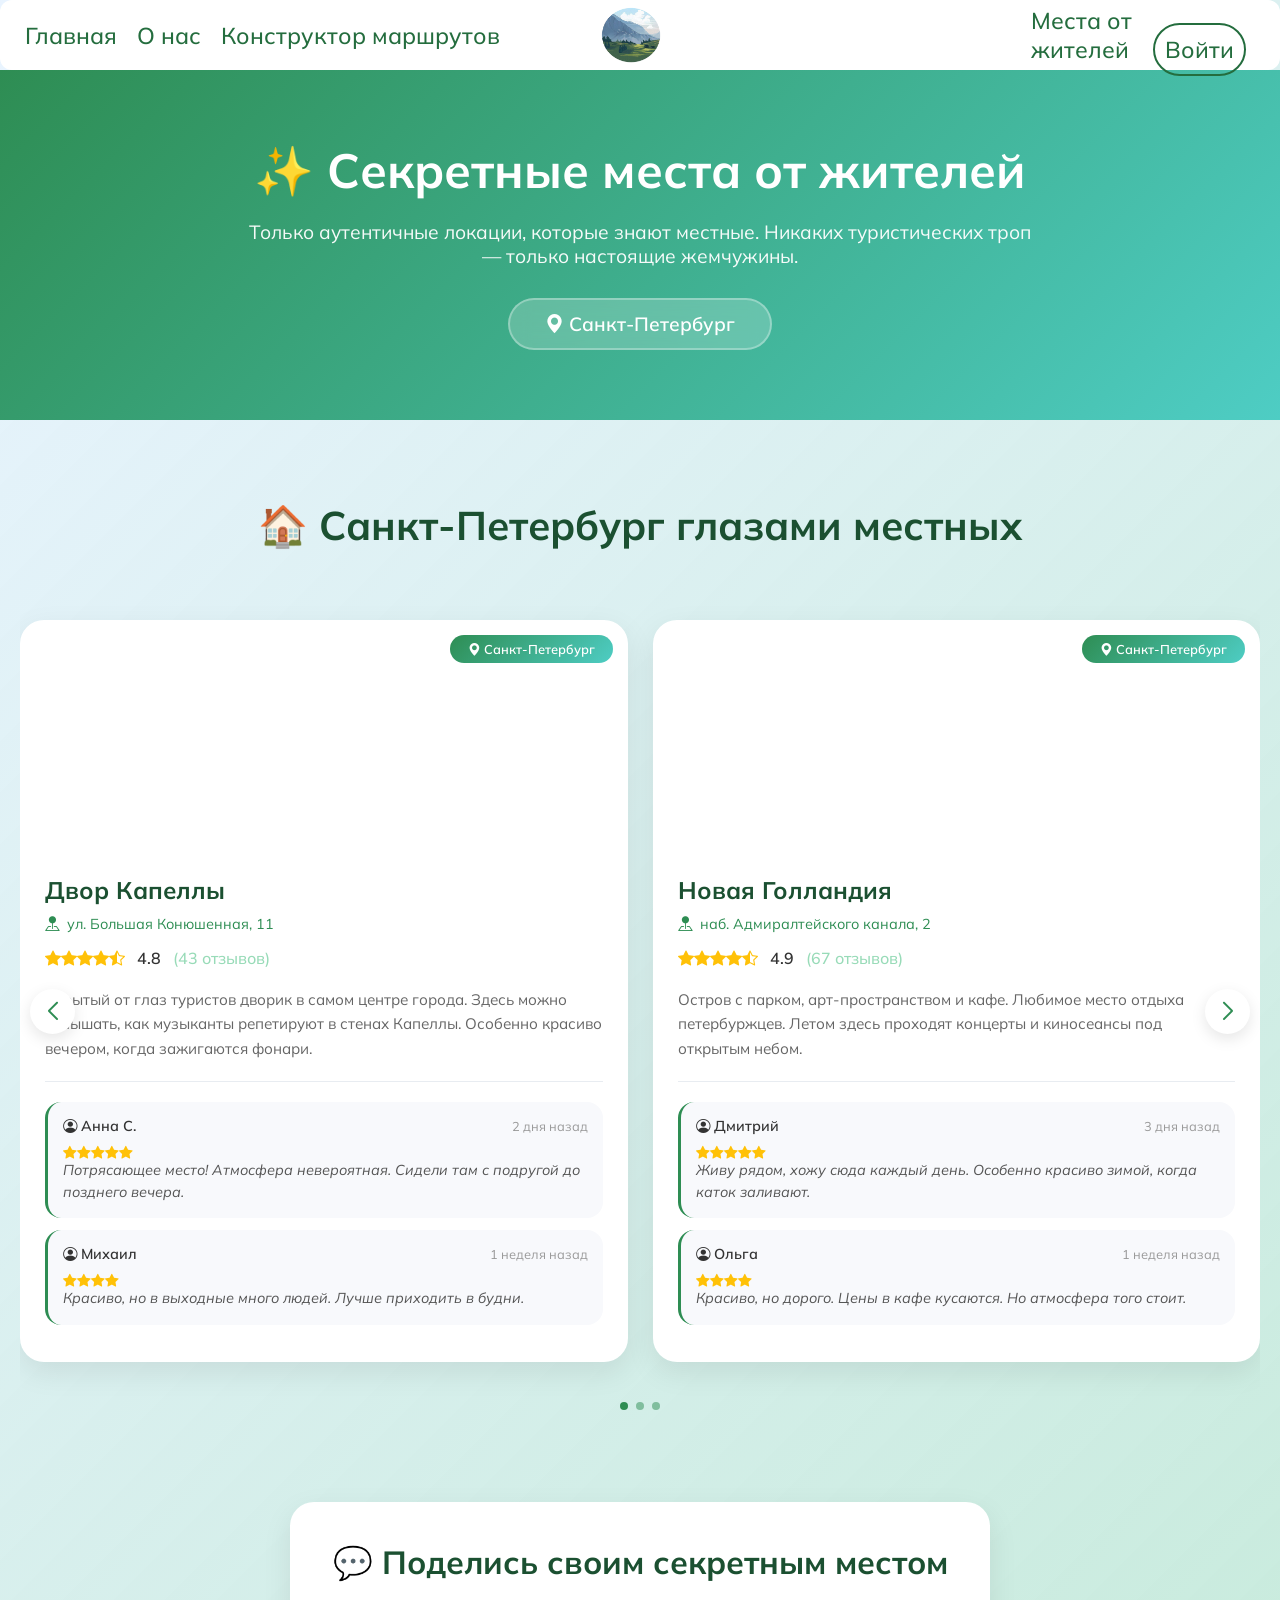
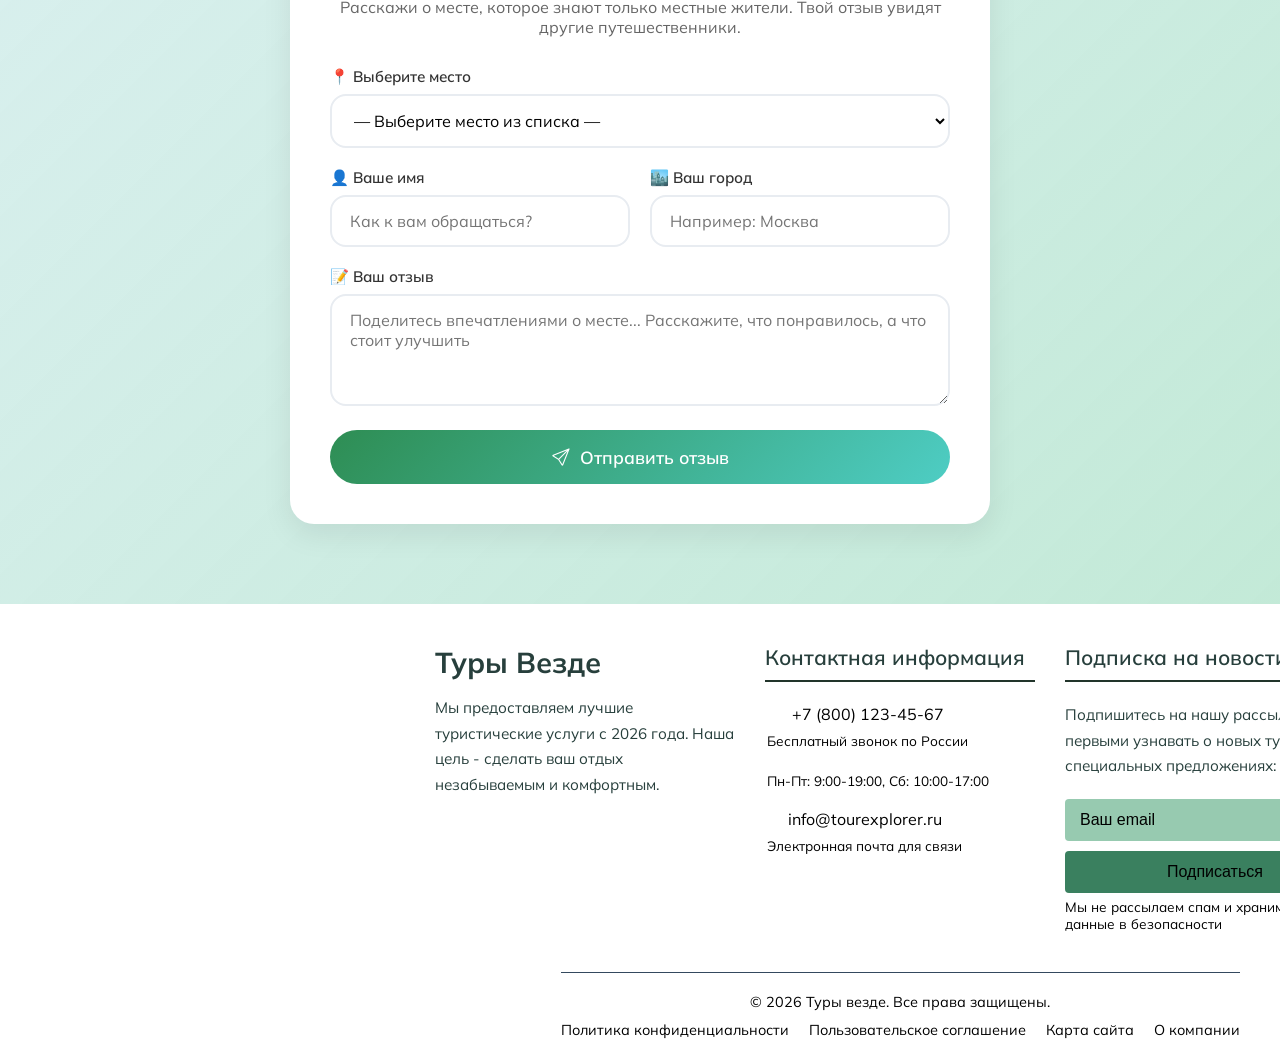
<file: locals.html>
<!DOCTYPE html>
<html lang="en">
<head>
    <link rel="icon" href="img/logoosn.png" type="image/x-icon">
    <meta charset="UTF-8">
    <meta name="viewport" content="width=device-width, initial-scale=1.0">
    <link rel="stylesheet" href="https://cdn.jsdelivr.net/npm/bootstrap-icons@1.11.1/font/bootstrap-icons.css">
    <link rel="stylesheet" href="https://cdn.jsdelivr.net/npm/swiper@11/swiper-bundle.min.css" />
    <link rel="preconnect" href="https://fonts.googleapis.com">
    <link rel="preconnect" href="https://fonts.gstatic.com" crossorigin>
    <link href="https://fonts.googleapis.com/css2?family=Mulish:ital,wght@0,200..1000;1,200..1000&display=swap" rel="stylesheet">
    <title>Места от жителей | Туры Везде</title>
    <style>
        * {
            margin: 0;
            padding: 0;
            box-sizing: border-box;
        }
        
        body {
            font-family: 'Mulish', sans-serif;
            background: linear-gradient(135deg, #bcddff54, #98dbb8a1);
        }

        /* Header */
        .header {
            border-radius: 12px;
            padding: 0 25px;
            height: 70px;
            display: flex;
            align-items: center;
            justify-content: space-between;
            margin: 0 auto;
            width: 100%;
            position: fixed;
            top: 0;
            left: 0;
            right: 0;
            z-index: 1000;
            background-color: white;
            transition: all 0.3s ease;
        }

        .header-left {
            display: flex;
            align-items: center;
            gap: 20px;
            width: 800px;
        }

        .header a {
            color: #246d3e;
            text-decoration: none;
            font-size: 23px;
            transition: color 0.3s ease;
            font-family: "Mulish", sans-serif;
            font-weight: 500;
        }

        .header a:hover {
            color: #267946;
        }

        .header-logo>img {
            margin: 0 auto;
            height: 70px;
            width: 100px;
            display: flex;
            margin-right: 350px;
        }

        .header-right>.lihka {
            background: #00a3c400;
            color: #246d3e;
            border: 2px solid #246d3e;
            border-radius: 50px;
            padding: 10px;
            font-size: 23px;
            width: 200px;
            text-align: center;
        }

        /* Banner */
        .banner {
            background: linear-gradient(135deg, #2e8d53 0%, #4ecdc4 100%);
            width: 100%;
            min-height: 350px;
            margin-top: 70px;
            display: flex;
            align-items: center;
            justify-content: center;
            text-align: center;
            color: white;
            padding: 60px 20px;
        }

        .banner-content {
            max-width: 800px;
        }

        .banner h1 {
            font-size: 3rem;
            margin-bottom: 20px;
            font-weight: 700;
        }

        .banner p {
            font-size: 1.2rem;
            opacity: 0.95;
            margin-bottom: 30px;
        }

        .city-badge {
            display: inline-block;
            background: rgba(255,255,255,0.2);
            backdrop-filter: blur(10px);
            padding: 12px 35px;
            border-radius: 50px;
            font-weight: 600;
            font-size: 1.2rem;
            border: 2px solid rgba(255,255,255,0.3);
        }

        /* Places Section - в стиле vivod */
        .places-section {
            max-width: 1400px;
            margin: 80px auto;
            padding: 0 20px;
        }

        .places-section h2 {
            font-size: 2.5rem;
            color: #1b5031;
            margin-bottom: 50px;
            text-align: center;
            font-weight: 700;
        }

        /* Слайдер */
        .swiper {
            padding: 20px 0 60px;
        }

        .place-card {
            background: white;
            border-radius: 24px;
            overflow: hidden;
            box-shadow: 0 10px 30px rgba(0,0,0,0.08);
            height: 100%;
            transition: all 0.3s ease;
        }

        .place-card:hover {
            transform: translateY(-8px);
            box-shadow: 0 20px 40px rgba(0,0,0,0.12);
        }

        .place-image {
            height: 230px;
            background-size: cover;
            background-position: center;
            position: relative;
        }

        .place-city {
            position: absolute;
            top: 15px;
            right: 15px;
            background: linear-gradient(135deg, #2e8d53 0%, #4ecdc4 100%);
            color: white;
            padding: 6px 18px;
            border-radius: 30px;
            font-weight: 600;
            font-size: 0.8rem;
        }

        .place-content {
            padding: 25px;
        }

        .place-content h3 {
            font-size: 1.5rem;
            color: #1b5031;
            margin-bottom: 10px;
            font-weight: 700;
        }

        .place-location {
            display: flex;
            align-items: center;
            gap: 8px;
            color: #2e8d53;
            margin-bottom: 15px;
            font-size: 0.9rem;
        }

        .place-rating {
            display: flex;
            align-items: center;
            gap: 12px;
            margin-bottom: 20px;
        }

        .stars {
            color: #ffc107;
        }

        .rating-value {
            font-weight: 600;
            color: #333;
        }

        .reviews-count {
            color: #98dbb8;
            font-weight: 500;
        }

        .place-description {
            color: #666;
            line-height: 1.6;
            margin-bottom: 20px;
            font-size: 0.95rem;
        }

        /* Отзывы внутри карточки */
        .reviews-section {
            border-top: 1px solid #e8ecf1;
            padding-top: 20px;
            margin-top: 10px;
        }

        .review-item {
            background: #f8f9fc;
            padding: 15px;
            border-radius: 16px;
            margin-bottom: 12px;
            border-left: 3px solid #2e8d53;
        }

        .review-header {
            display: flex;
            justify-content: space-between;
            align-items: center;
            margin-bottom: 8px;
            flex-wrap: wrap;
            gap: 8px;
        }

        .review-author {
            font-weight: 600;
            color: #333;
            font-size: 0.9rem;
        }

        .review-date {
            color: #999;
            font-size: 0.8rem;
        }

        .review-text {
            color: #555;
            font-style: italic;
            font-size: 0.9rem;
            line-height: 1.5;
        }

        /* Форма отзыва - в стиле vivod */
        .review-form-section {
            max-width: 700px;
            margin: 80px auto;
            padding: 40px;
            background: white;
            border-radius: 24px;
            box-shadow: 0 10px 30px rgba(0,0,0,0.08);
            transition: all 0.3s ease;
        }

        .review-form-section:hover {
            transform: translateY(-5px);
            box-shadow: 0 20px 40px rgba(0,0,0,0.12);
        }

        .review-form-section h2 {
            font-size: 2rem;
            color: #1b5031;
            margin-bottom: 15px;
            text-align: center;
            font-weight: 700;
        }

        .review-form-section p {
            text-align: center;
            color: #666;
            margin-bottom: 30px;
        }

        .form-group {
            margin-bottom: 20px;
        }

        .form-group label {
            display: block;
            font-weight: 600;
            color: #333;
            margin-bottom: 8px;
            font-size: 0.95rem;
        }

        .form-control, .form-control select {
            width: 100%;
            padding: 14px 18px;
            border: 2px solid #e8ecf1;
            border-radius: 16px;
            font-size: 1rem;
            font-family: 'Mulish', sans-serif;
            background: white;
            transition: all 0.3s;
        }

        .form-control:focus, .form-control select:focus {
            outline: none;
            border-color: #2e8d53;
            box-shadow: 0 0 0 3px rgba(46,141,83,0.1);
        }

        .form-row {
            display: grid;
            grid-template-columns: 1fr 1fr;
            gap: 20px;
        }

        .submit-btn {
            background: linear-gradient(135deg, #2e8d53 0%, #4ecdc4 100%);
            color: white;
            border: none;
            padding: 16px 30px;
            border-radius: 50px;
            font-size: 1.1rem;
            font-weight: 600;
            cursor: pointer;
            width: 100%;
            transition: all 0.3s;
            display: flex;
            align-items: center;
            justify-content: center;
            gap: 10px;
            font-family: 'Mulish', sans-serif;
        }

        .submit-btn:hover {
            transform: translateY(-2px);
            box-shadow: 0 5px 20px rgba(46,141,83,0.3);
        }

        /* Навигация Swiper */
        .swiper-button-next,
        .swiper-button-prev {
            color: #2e8d53;
            background: white;
            width: 45px;
            height: 45px;
            border-radius: 50%;
            box-shadow: 0 5px 15px rgba(0,0,0,0.1);
        }

        .swiper-button-next:after,
        .swiper-button-prev:after {
            font-size: 18px;
            font-weight: bold;
        }

        .swiper-pagination-bullet {
            background: #2e8d53;
            opacity: 0.5;
        }

        .swiper-pagination-bullet-active {
            background: #2e8d53;
            opacity: 1;
        }

        /* No places message */
        .no-places {
            text-align: center;
            padding: 50px;
            background: white;
            border-radius: 24px;
        }

        .no-places i {
            font-size: 4rem;
            color: #2e8d53;
            margin-bottom: 20px;
        }

        .no-places h3 {
            font-size: 1.8rem;
            color: #1b5031;
            margin-bottom: 15px;
        }

        .no-places p {
            color: #666;
            margin-bottom: 25px;
        }

        .no-places .btn {
            display: inline-block;
            padding: 12px 35px;
            background: linear-gradient(135deg, #2e8d53 0%, #4ecdc4 100%);
            color: white;
            text-decoration: none;
            border-radius: 50px;
            font-weight: 600;
            transition: all 0.3s;
        }

        .no-places .btn:hover {
            transform: translateY(-2px);
            box-shadow: 0 5px 15px rgba(46,141,83,0.3);
        }

 


        /* Стили для футера */


        footer {
            background-color: #ffffff;
            padding: 40px 0 20px;
            margin-top: auto;
        }

        .footer-container {
            width: 1800px;
            display: flex;
            flex-direction: column;
            align-items: center;
            justify-content: space-b;
            margin: 0 auto;
            padding: 0 20px;
        }

        .footer-top {
            display: flex;
            gap: 30px;
            margin-bottom: 40px;
        }

        .footer-section {
            display: flex;
            flex-direction: column;
        }

        .footer-logo {
            margin-bottom: 20px;
        }

        .logo-link {
            display: flex;
            align-items: center;
            text-decoration: none;
             color: #273f3c;
            font-size: 1.8rem;
            font-weight: 700;
            margin-bottom: 15px;
            transition: color 0.3s;
        }
 
        .contact-list{
            width: 300px;
            text-align: center;
            margin-left: -30px;
        }
        .logo-link:hover {
            color: #273f3c;
        }

        .logo-icon {
            font-size: 2.2rem;
            margin-right: 10px;
            color: #273f3c;
        }

        .logo-text {
            font-size: 1.8rem;
        }

        .footer-description {
            font-size: 0.95rem;
            line-height: 1.7;
           color: #273f3c;
            margin-bottom: 20px;
        }


        .section-title {
            font-size: 1.3rem;
            font-weight: 600;
            margin-bottom: 20px;
            padding-bottom: 10px;
            border-bottom: 2px solid #22352b;
            color: #273f3c;
        }



        .contact-item {
            display: flex;
            align-items: flex-start;
            margin-bottom: 15px;
        }

        .contact-icon {
            font-size: 1.2rem;
              color: #273f3c;
            margin-right: 12px;
            margin-top: 3px;
            width: 20px;
        }

        .contact-text {
            color: #050505;
            line-height: 1.5;
        }

        .phone-link, .address-text {
            color: #bdc3c7;
            text-decoration: none;
            transition: color 0.3s;
        }

        .phone-link:hover {
            color: #3498db;
        }

       


        .social-text {
            margin-top: 5px;
            font-size: 0.85rem;
            color: #000000;
        }

        .newsletter-form {
            display: flex;
            flex-direction: column;
            gap: 10px;
        }

        .newsletter-input {
            padding: 12px 15px;
            border: none;
            border-radius: 4px;
            background-color: #62af89a9;
            color: #ffffff;
            font-size: 1rem;
        }

   .newsletter-input::placeholder {
        color: rgb(0, 0, 0);
        }

        .newsletter-btn {
            padding: 12px 15px;
            background-color:  #3a805f;
            color: #264436;
            border: none;
            border-radius: 4px;
            font-size: 1rem;
            cursor: pointer;
            transition: background-color 0.3s;
        }

        .newsletter-btn:hover {
            background-color: #4d8172;
        }


        .footer-bottom {
            display: flex;
            flex-direction: column;
            align-items: center;
            padding-top: 20px;
            border-top: 1px solid #34495e;
            text-align: center;
        }

        .copyright {
            color: #000000;
            margin-bottom: 10px;
            font-size: 0.9rem;
        }

        .footer-links {
            display: flex;
            flex-wrap: wrap;
            justify-content: center;
            gap: 20px;
        }

        .footer-link {
            color: #000000;
            text-decoration: none;
            font-size: 0.9rem;
            transition: color 0.3s;
        }

    

        /* Адаптивность */
        @media (max-width: 1024px) {
            .places-section h2 {
                font-size: 2rem;
            }
        }

        @media (max-width: 768px) {
            .banner h1 {
                font-size: 2rem;
            }
            
            .form-row {
                grid-template-columns: 1fr;
                gap: 15px;
            }
            
            .places-section h2 {
                font-size: 1.8rem;
            }
            
            .header a {
                font-size: 16px;
            }
            
            .footer-top {
                flex-direction: column;
                text-align: center;
            }
        }

        @media (max-width: 480px) {
            .place-content {
                padding: 20px;
            }
            
            .place-content h3 {
                font-size: 1.3rem;
            }
            
            .review-form-section {
                padding: 25px;
                margin: 40px 20px;
            }
        }
    </style>
</head>
<body>

    <header class="header">
        <div class="header-left">
            <a href="index.html">Главная</a>
            <a href="about.html">О нас</a>
            <a href="planner.html">Конструктор маршрутов</a>
        </div>
        <div class="header-logo"><img src="img/logo.png" alt=""></div>
        <div class="header-right"> 
            <a style="margin-right: 20px; margin-top:11px;" href="locals.html">Места от жителей</a>
            <a class="lihka" id="authButton" href="login.html">Войти</a>
        </div>
    </header>

    <section class="banner">
        <div class="banner-content">
            <h1>✨ Секретные места от жителей</h1>
            <p>Только аутентичные локации, которые знают местные. Никаких туристических троп — только настоящие жемчужины.</p>
            <div class="city-badge" id="cityBadge">
                <i class="bi bi-geo-alt-fill"></i> Санкт-Петербург
            </div>
        </div>
    </section>

    <section class="places-section">
        <h2>🏠 <span id="placesTitle">Санкт-Петербург</span> глазами местных</h2>
        
        <div class="swiper placesSwiper">
            <div class="swiper-wrapper" id="placesWrapper">
                <!-- Места будут загружаться динамически -->
            </div>
            <div class="swiper-pagination"></div>
            <div class="swiper-button-next"></div>
            <div class="swiper-button-prev"></div>
        </div>
    </section>

    <section class="review-form-section" id="reviewForm">
        <h2>💬 Поделись своим секретным местом</h2>
        <p>Расскажи о месте, которое знают только местные жители. Твой отзыв увидят другие путешественники.</p>
        
        <form id="reviewFormElement">
            <div class="form-group">
                <label for="placeSelect">📍 Выберите место</label>
                <select class="form-control" id="placeSelect" required>
                    <option value="" disabled selected>— Выберите место из списка —</option>
                </select>
            </div>
            
            <div class="form-row">
                <div class="form-group">
                    <label for="authorName">👤 Ваше имя</label>
                    <input type="text" class="form-control" id="authorName" placeholder="Как к вам обращаться?" required>
                </div>
                
                <div class="form-group">
                    <label for="authorCity">🏙️ Ваш город</label>
                    <input type="text" class="form-control" id="authorCity" placeholder="Например: Москва">
                </div>
            </div>

            <div class="form-group">
                <label for="reviewText">📝 Ваш отзыв</label>
                <textarea class="form-control" id="reviewText" rows="4" placeholder="Поделитесь впечатлениями о месте... Расскажите, что понравилось, а что стоит улучшить" required></textarea>
            </div>
            
            <button type="submit" class="submit-btn" id="submitReview">
                <i class="bi bi-send"></i> Отправить отзыв
            </button>
        </form>
    </section>

    <footer>
        <div class="footer-container">
            <div class="footer-top">
                <div style="width: 300px;" class="footer-section">
                    <div class="footer-logo">
                        <a href="#" class="logo-link">
                            <span class="logo-text">Туры Везде</span>
                        </a>
                        <p class="footer-description">
                            Мы предоставляем лучшие туристические услуги с 2026 года. 
                            Наша цель - сделать ваш отдых незабываемым и комфортным.
                        </p>
                    </div>
                </div>

                <div class="footer-section">
                    <h3 class="section-title">Контактная информация</h3>
                    <ul class="contact-list" style="text-align: center; ">
                        <li class="contact-item">
                            <i class="fas fa-phone-alt contact-icon"></i>
                            <div class="contact-text">
                                <a href="tel:+78001234567" class="phone-link"  style="color: black;">+7 (800) 123-45-67</a>
                                <div class="social-text">Бесплатный звонок по России</div>
                            </div>
                        </li>
                        <li class="contact-item">
                            <i class="fas fa-map-marker-alt contact-icon"></i>
                            <div class="contact-text">
                                <div class="social-text">Пн-Пт: 9:00-19:00, Сб: 10:00-17:00</div>
                            </div>
                        </li>
                        <li class="contact-item">
                            <i class="fas fa-envelope contact-icon"></i>
                            <div class="contact-text">
                                <a href="mailto:info@tourexplorer.ru" class="phone-link"  style="color: black;">info@tourexplorer.ru</a>
                                <div class="social-text">Электронная почта для связи</div>
                            </div>
                        </li>
                    </ul>
                </div>
                <div  style="width: 300px;"class="footer-section">
                    <h3 class="section-title">Подписка на новости</h3>
                    <p class="footer-description">Подпишитесь на нашу рассылку, чтобы первыми узнавать о новых турах и специальных предложениях:</p>
                    <form class="newsletter-form" id="newsletter-form">
                        <input type="email" class="newsletter-input" placeholder="Ваш email" required>
                        <button type="submit" class="newsletter-btn" style="color: black;">Подписаться</button>
                    </form>
                    <div class="social-text">Мы не рассылаем спам и храним ваши данные в безопасности</div>
                </div>
            </div>
            <div class="footer-bottom">
                <div class="copyright"> 
                    <p>&copy; 2026 Туры везде. Все права защищены.</p>
                </div>
                <div class="footer-links">
                    <a href="#" class="footer-link">Политика конфиденциальности</a>
                    <a href="#" class="footer-link">Пользовательское соглашение</a>
                    <a href="#" class="footer-link">Карта сайта</a>
                    <a href="#" class="footer-link">О компании</a>
                </div>
            </div>
        </div>
    </footer>

    <script src="https://cdn.jsdelivr.net/npm/swiper@11/swiper-bundle.min.js"></script>
    <script>
        document.addEventListener('DOMContentLoaded', function() {
            // Данные о местах для разных городов
            const citiesPlaces = {
                'saint-petersburg': {
                    name: 'Санкт-Петербург',
                    places: [
                        {
                            id: 1,
                            name: 'Двор Капеллы',
                            image: 'https://images.unsplash.com/photo-1559598467-f8b76c8155d0?ixlib=rb-4.0.3&auto=format&fit=crop&w=800&q=80',
                            address: 'ул. Большая Конюшенная, 11',
                            rating: 4.8,
                            reviews: 43,
                            description: 'Скрытый от глаз туристов дворик в самом центре города. Здесь можно услышать, как музыканты репетируют в стенах Капеллы. Особенно красиво вечером, когда зажигаются фонари.',
                            reviewsList: [
                                { author: 'Анна С.', date: '2 дня назад', rating: 5, text: 'Потрясающее место! Атмосфера невероятная. Сидели там с подругой до позднего вечера.' },
                                { author: 'Михаил', date: '1 неделя назад', rating: 4, text: 'Красиво, но в выходные много людей. Лучше приходить в будни.' }
                            ]
                        },
                        {
                            id: 2,
                            name: 'Новая Голландия',
                            image: 'https://images.unsplash.com/photo-1513326738677-b964603b136d?ixlib=rb-4.0.3&auto=format&fit=crop&w=800&q=80',
                            address: 'наб. Адмиралтейского канала, 2',
                            rating: 4.9,
                            reviews: 67,
                            description: 'Остров с парком, арт-пространством и кафе. Любимое место отдыха петербуржцев. Летом здесь проходят концерты и киносеансы под открытым небом.',
                            reviewsList: [
                                { author: 'Дмитрий', date: '3 дня назад', rating: 5, text: 'Живу рядом, хожу сюда каждый день. Особенно красиво зимой, когда каток заливают.' },
                                { author: 'Ольга', date: '1 неделя назад', rating: 4, text: 'Красиво, но дорого. Цены в кафе кусаются. Но атмосфера того стоит.' }
                            ]
                        },
                        {
                            id: 3,
                            name: 'Севкабель Порт',
                            image: 'https://images.unsplash.com/photo-1514912885225-b8c7c2b44b2a?ixlib=rb-4.0.3&auto=format&fit=crop&w=800&q=80',
                            address: 'Кожевенная линия, 40',
                            rating: 4.7,
                            reviews: 89,
                            description: 'Креативное пространство на Васильевском острове. Бывший завод, теперь — место с классными барами, магазинами и видом на залив.',
                            reviewsList: [
                                { author: 'Екатерина', date: '5 дней назад', rating: 5, text: 'Отличное место для прогулок. Очень крутой вид на закат!' }
                            ]
                        }
                    ]
                },
                'kaliningrad': {
                    name: 'Калининград',
                    places: [
                        {
                            id: 101,
                            name: 'Рыбная деревня',
                            image: 'https://images.unsplash.com/photo-1598908311172-d99e5e9b8c1c?ixlib=rb-4.0.3&auto=format&fit=crop&w=800&q=80',
                            address: 'ул. Октябрьская',
                            rating: 4.8,
                            reviews: 56,
                            description: 'Квартал в довоенном стиле, построенный на месте бывших рыбных складов. Здесь есть смотровая башня "Маяк", откуда открывается отличный вид на остров Канта.',
                            reviewsList: [
                                { author: 'Алексей', date: '1 неделя назад', rating: 5, text: 'Очень атмосферное место. Особенно вечером, когда включают подсветку.' },
                                { author: 'Мария', date: '2 недели назад', rating: 4, text: 'Красиво, но очень туристично. Цены в кафе завышены.' }
                            ]
                        },
                        {
                            id: 102,
                            name: 'Амалиенау',
                            image: 'https://images.unsplash.com/photo-1582555172866-f73bb12a2ab3?ixlib=rb-4.0.3&auto=format&fit=crop&w=800&q=80',
                            address: 'район Амалиенау',
                            rating: 4.9,
                            reviews: 34,
                            description: 'Старый немецкий район с сохранившимися виллами начала XX века. Местные жители обожают здесь гулять, любуясь архитектурой в стиле модерн.',
                            reviewsList: [
                                { author: 'Иван', date: '3 дня назад', rating: 5, text: 'Лучшее место для прогулок в Калининграде. Каждый дом - произведение искусства.' }
                            ]
                        },
                        {
                            id: 103,
                            name: 'Форт №11 "Дёнхофф"',
                            image: 'https://images.unsplash.com/photo-1566752359760-3d2c6f5b0b9c?ixlib=rb-4.0.3&auto=format&fit=crop&w=800&q=80',
                            address: 'ул. Энергетиков, 21',
                            rating: 4.6,
                            reviews: 27,
                            description: 'Хорошо сохранившийся форт, где можно заказать экскурсию с фонариками. Очень атмосферно и не так туристично, как в центре.',
                            reviewsList: [
                                { author: 'Сергей', date: '1 месяц назад', rating: 4, text: 'Интересно, особенно с экскурсией. Страшновато, но захватывающе.' }
                            ]
                        }
                    ]
                }
            };

            // Получаем выбранный город из localStorage
            const selectedCityId = localStorage.getItem('selected_city_for_locals') || 'saint-petersburg';
            const cityData = citiesPlaces[selectedCityId] || citiesPlaces['saint-petersburg'];

            // Обновляем заголовки
            document.getElementById('cityBadge').innerHTML = `<i class="bi bi-geo-alt-fill"></i> ${cityData.name}`;
            document.getElementById('placesTitle').textContent = cityData.name;

            // Заполняем слайдер местами
            const placesWrapper = document.getElementById('placesWrapper');
            const placeSelect = document.getElementById('placeSelect');

            if (cityData.places && cityData.places.length > 0) {
                placesWrapper.innerHTML = '';
                
                cityData.places.forEach(place => {
                    const fullStars = Math.floor(place.rating);
                    const hasHalf = place.rating % 1 >= 0.5;
                    let starsHtml = '';
                    for (let i = 0; i < fullStars; i++) starsHtml += '<i class="bi bi-star-fill"></i>';
                    if (hasHalf) starsHtml += '<i class="bi bi-star-half"></i>';
                    
                    const reviewsHtml = place.reviewsList.map(review => {
                        let reviewStars = '';
                        for (let i = 0; i < review.rating; i++) reviewStars += '<i class="bi bi-star-fill"></i>';
                        return `
                            <div class="review-item">
                                <div class="review-header">
                                    <span class="review-author"><i class="bi bi-person-circle"></i> ${review.author}</span>
                                    <span class="review-date">${review.date}</span>
                                </div>
                                <div class="stars" style="font-size: 0.85rem;">${reviewStars}</div>
                                <div class="review-text">${review.text}</div>
                            </div>
                        `;
                    }).join('');
                    
                    const slide = document.createElement('div');
                    slide.className = 'swiper-slide';
                    slide.innerHTML = `
                        <div class="place-card">
                            <div class="place-image" style="background-image: url('${place.image}')">
                                <span class="place-city"><i class="bi bi-geo-alt-fill"></i> ${cityData.name}</span>
                            </div>
                            <div class="place-content">
                                <h3>${place.name}</h3>
                                <div class="place-location">
                                    <i class="bi bi-pin-map-fill"></i>
                                    <span>${place.address}</span>
                                </div>
                                <div class="place-rating">
                                    <div class="stars">${starsHtml}</div>
                                    <span class="rating-value">${place.rating}</span>
                                    <span class="reviews-count">(${place.reviews} отзывов)</span>
                                </div>
                                <p class="place-description">${place.description}</p>
                                <div class="reviews-section">
                                    ${reviewsHtml}
                                </div>
                            </div>
                        </div>
                    `;
                    placesWrapper.appendChild(slide);
                    
                    const option = document.createElement('option');
                    option.value = place.id;
                    option.textContent = `${cityData.name}: ${place.name}`;
                    placeSelect.appendChild(option);
                });

                const swiper = new Swiper('.placesSwiper', {
                    slidesPerView: 1,
                    spaceBetween: 25,
                    loop: true,
                    pagination: { el: '.swiper-pagination', clickable: true },
                    navigation: { nextEl: '.swiper-button-next', prevEl: '.swiper-button-prev' },
                    breakpoints: { 768: { slidesPerView: 2 }, 1024: { slidesPerView: 2 } }
                });
            } else {
                placesWrapper.innerHTML = `
                    <div class="swiper-slide">
                        <div class="no-places">
                            <i class="bi bi-geo-alt-fill"></i>
                            <h3>Нет мест для этого города</h3>
                            <p>Мы пока собираем секретные места для ${cityData.name}. Загляните позже!</p>
                            <a href="index.html#surveyBlock" class="btn">Выбрать другой город</a>
                        </div>
                    </div>
                `;
            }

            // Обработка формы отзыва
            const reviewForm = document.getElementById('reviewFormElement');
            reviewForm.addEventListener('submit', function(e) {
                e.preventDefault();
                const placeId = document.getElementById('placeSelect').value;
                const author = document.getElementById('authorName').value;
                const text = document.getElementById('reviewText').value;
                
                if (!placeId || !author || !text) {
                    alert('Пожалуйста, заполните все обязательные поля');
                    return;
                }
                
                alert('Спасибо! Ваш отзыв будет опубликован после проверки модератором.');
                reviewForm.reset();
            });

            // Проверка авторизации
            const currentUser = JSON.parse(localStorage.getItem('current_user'));
            const authButton = document.getElementById('authButton');

            if (currentUser) {
                authButton.textContent = currentUser.name || 'Профиль';
                authButton.href = 'profile.html';
            } else {
                authButton.textContent = 'Войти';
                authButton.href = 'login.html';
            }
        });
    </script>
</body>
</html>
</file>
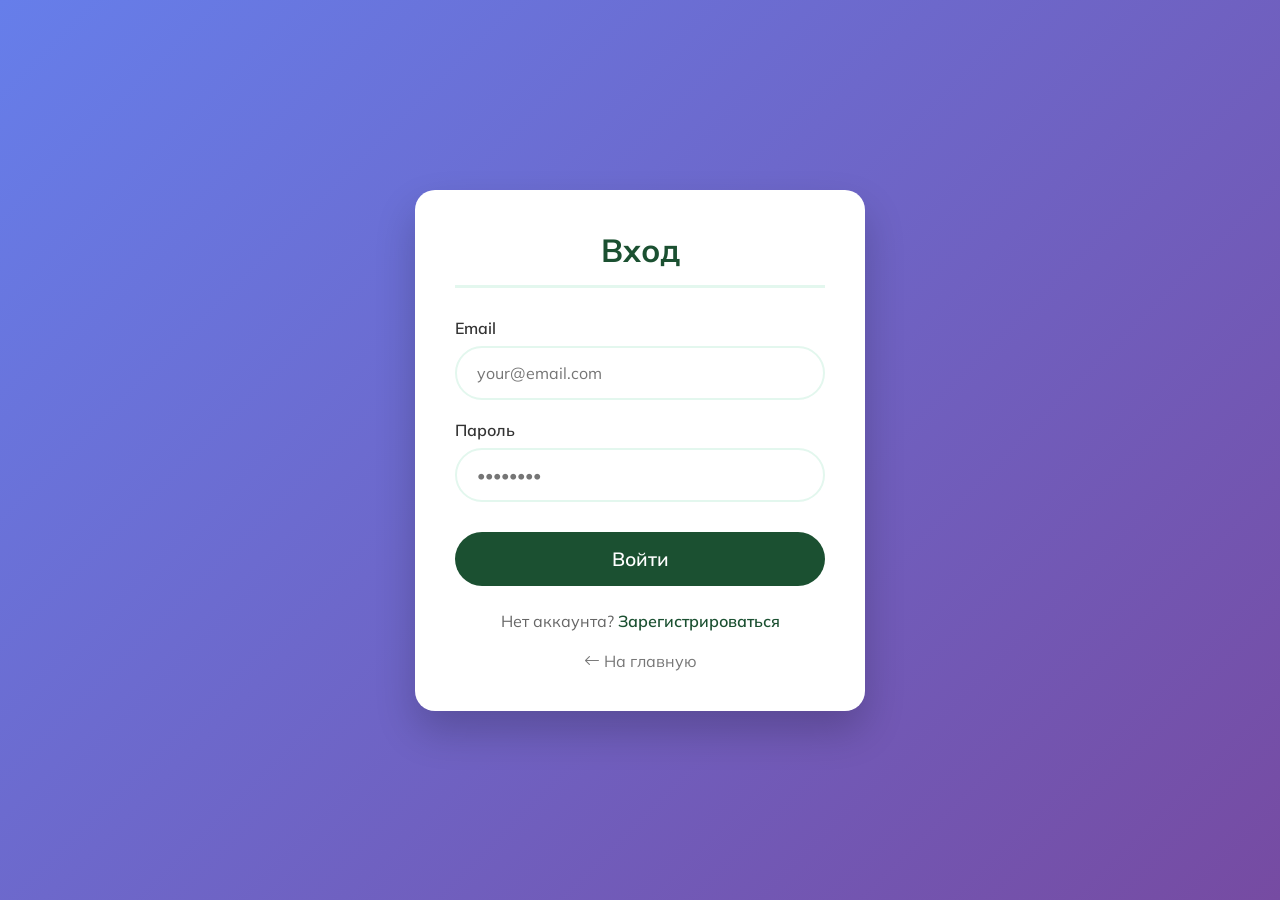
<file: login.html>
<!DOCTYPE html>
<html lang="en">
<head>
    <link rel="icon" href="img/logoosn.png" type="image/x-icon">
    <meta charset="UTF-8">
    <meta name="viewport" content="width=device-width, initial-scale=1.0">
    <link rel="stylesheet" href="https://cdn.jsdelivr.net/npm/bootstrap-icons@1.11.1/font/bootstrap-icons.css">
    <link rel="preconnect" href="https://fonts.googleapis.com">
    <link rel="preconnect" href="https://fonts.gstatic.com" crossorigin>
    <link href="https://fonts.googleapis.com/css2?family=Mulish:ital,wght@0,200..1000;1,200..1000&display=swap" rel="stylesheet">
    <title>Вход | Туры Везде</title>
    <style>
        * { margin: 0; padding: 0; box-sizing: border-box; }
        body {
            font-family: 'Mulish', sans-serif;
            background: linear-gradient(135deg, #667eea 0%, #764ba2 100%);
            display: flex;
            justify-content: center;
            align-items: center;
            min-height: 100vh;
            padding: 20px;
        }
        .auth-container {
            background: white;
            border-radius: 20px;
            box-shadow: 0 20px 40px rgba(0,0,0,0.2);
            padding: 40px;
            width: 100%;
            max-width: 450px;
            animation: fadeIn 0.5s ease;
        }
        @keyframes fadeIn { from { opacity: 0; transform: translateY(-20px); } to { opacity: 1; transform: translateY(0); } }
        h2 {
            color: #1b5031;
            margin-bottom: 30px;
            text-align: center;
            font-size: 2rem;
            border-bottom: 3px solid #e3f7ee;
            padding-bottom: 15px;
        }
        .form-group {
            margin-bottom: 20px;
        }
        label {
            display: block;
            margin-bottom: 8px;
            color: #333;
            font-weight: 600;
            font-size: 1rem;
        }
        input {
            width: 100%;
            padding: 15px 20px;
            border: 2px solid #e3f7ee;
            border-radius: 50px;
            font-size: 1rem;
            transition: all 0.3s;
            font-family: 'Mulish', sans-serif;
        }
        input:focus {
            outline: none;
            border-color: #2e8d53;
            box-shadow: 0 0 0 3px rgba(46, 141, 83, 0.2);
        }
        .btn {
            width: 100%;
            padding: 15px;
            background: #1b5031;
            color: white;
            border: none;
            border-radius: 50px;
            font-size: 1.2rem;
            font-weight: 600;
            cursor: pointer;
            transition: all 0.3s;
            margin-top: 10px;
            font-family: 'Mulish', sans-serif;
        }
        .btn:hover {
            background: #2e8d53;
            transform: translateY(-2px);
            box-shadow: 0 10px 20px rgba(0,0,0,0.1);
        }
        .auth-link {
            text-align: center;
            margin-top: 25px;
            color: #666;
        }
        .auth-link a {
            color: #1b5031;
            text-decoration: none;
            font-weight: 600;
        }
        .auth-link a:hover {
            text-decoration: underline;
        }
        .error-message {
            color: #e74c3c;
            margin-top: 10px;
            text-align: center;
            font-weight: 500;
        }
        .back-home {
            text-align: center;
            margin-top: 20px;
        }
        .back-home a {
            color: #777;
            text-decoration: none;
        }
    </style>
</head>
<body>
    <div class="auth-container">
        <h2>Вход</h2>
        <form id="loginForm">
            <div class="form-group">
                <label for="email">Email</label>
                <input type="email" id="email" placeholder="your@email.com" required>
            </div>
            <div class="form-group">
                <label for="password">Пароль</label>
                <input type="password" id="password" placeholder="••••••••" required>
            </div>
            <button type="submit" class="btn">Войти</button>
            <div id="loginError" class="error-message"></div>
        </form>
        <div class="auth-link">
            Нет аккаунта? <a href="register.html">Зарегистрироваться</a>
        </div>
        <div class="back-home">
            <a href="index.html"><i class="bi bi-arrow-left"></i> На главную</a>
        </div>
    </div>

    <script>
        document.getElementById('loginForm').addEventListener('submit', function(e) {
            e.preventDefault();
            const email = document.getElementById('email').value;
            const password = document.getElementById('password').value;
            const errorDiv = document.getElementById('loginError');

            // Получаем пользователей из localStorage
            const users = JSON.parse(localStorage.getItem('tour_users')) || [];
            const user = users.find(u => u.email === email && u.password === password); // В реальном проекте пароли не хранят так!

            if (user) {
                // Сохраняем информацию о текущем пользователе
                localStorage.setItem('current_user', JSON.stringify({ name: user.name, email: user.email }));
                // Перенаправляем на главную или в личный кабинет
                window.location.href = 'index.html';
            } else {
                errorDiv.textContent = 'Неверный email или пароль.';
            }
        });
    </script>
</body>
</html>
</file>
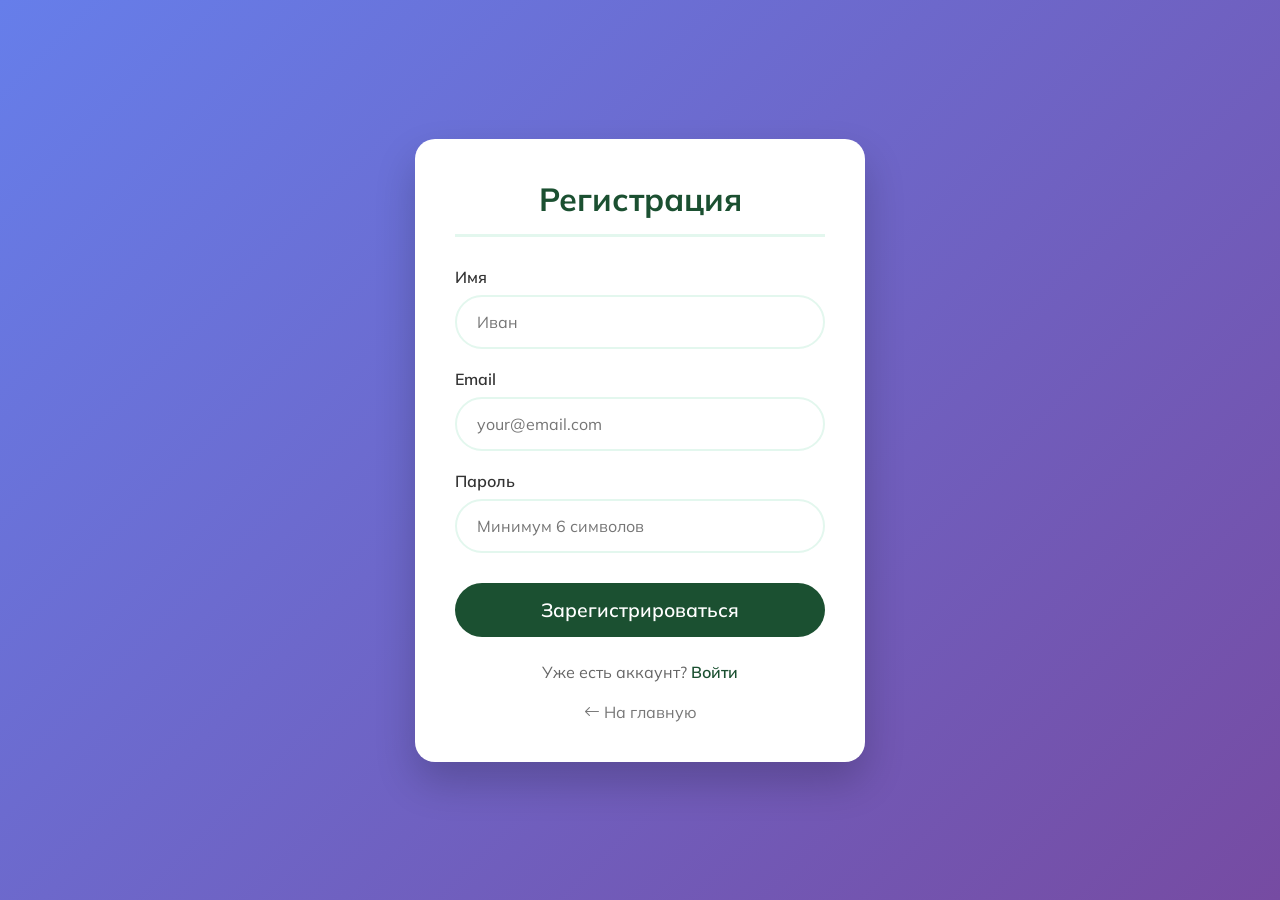
<file: register.html>
<!DOCTYPE html>
<html lang="en">
<head>
    <link rel="icon" href="img/logoosn.png" type="image/x-icon">
    <meta charset="UTF-8">
    <meta name="viewport" content="width=device-width, initial-scale=1.0">
    <link rel="stylesheet" href="https://cdn.jsdelivr.net/npm/bootstrap-icons@1.11.1/font/bootstrap-icons.css">
    <link rel="preconnect" href="https://fonts.googleapis.com">
    <link rel="preconnect" href="https://fonts.gstatic.com" crossorigin>
    <link href="https://fonts.googleapis.com/css2?family=Mulish:ital,wght@0,200..1000;1,200..1000&display=swap" rel="stylesheet">
    <title>Регистрация | Туры Везде</title>
    <style>
        * { margin: 0; padding: 0; box-sizing: border-box; }
        body {
            font-family: 'Mulish', sans-serif;
            background: linear-gradient(135deg, #667eea 0%, #764ba2 100%);
            display: flex;
            justify-content: center;
            align-items: center;
            min-height: 100vh;
            padding: 20px;
        }
        .auth-container {
            background: white;
            border-radius: 20px;
            box-shadow: 0 20px 40px rgba(0,0,0,0.2);
            padding: 40px;
            width: 100%;
            max-width: 450px;
            animation: fadeIn 0.5s ease;
        }
        @keyframes fadeIn { from { opacity: 0; transform: translateY(-20px); } to { opacity: 1; transform: translateY(0); } }
        h2 {
            color: #1b5031;
            margin-bottom: 30px;
            text-align: center;
            font-size: 2rem;
            border-bottom: 3px solid #e3f7ee;
            padding-bottom: 15px;
        }
        .form-group {
            margin-bottom: 20px;
        }
        label {
            display: block;
            margin-bottom: 8px;
            color: #333;
            font-weight: 600;
            font-size: 1rem;
        }
        input {
            width: 100%;
            padding: 15px 20px;
            border: 2px solid #e3f7ee;
            border-radius: 50px;
            font-size: 1rem;
            transition: all 0.3s;
            font-family: 'Mulish', sans-serif;
        }
        input:focus {
            outline: none;
            border-color: #2e8d53;
            box-shadow: 0 0 0 3px rgba(46, 141, 83, 0.2);
        }
        .btn {
            width: 100%;
            padding: 15px;
            background: #1b5031;
            color: white;
            border: none;
            border-radius: 50px;
            font-size: 1.2rem;
            font-weight: 600;
            cursor: pointer;
            transition: all 0.3s;
            margin-top: 10px;
            font-family: 'Mulish', sans-serif;
        }
        .btn:hover {
            background: #2e8d53;
            transform: translateY(-2px);
            box-shadow: 0 10px 20px rgba(0,0,0,0.1);
        }
        .auth-link {
            text-align: center;
            margin-top: 25px;
            color: #666;
        }
        .auth-link a {
            color: #1b5031;
            text-decoration: none;
            font-weight: 600;
        }
        .auth-link a:hover {
            text-decoration: underline;
        }
        .error-message {
            color: #e74c3c;
            margin-top: 10px;
            text-align: center;
            font-weight: 500;
        }
        .back-home {
            text-align: center;
            margin-top: 20px;
        }
        .back-home a {
            color: #777;
            text-decoration: none;
        }
    </style>
</head>
<body>
    <div class="auth-container">
        <h2>Регистрация</h2>
        <form id="registerForm">
            <div class="form-group">
                <label for="name">Имя</label>
                <input type="text" id="name" placeholder="Иван" required>
            </div>
            <div class="form-group">
                <label for="email">Email</label>
                <input type="email" id="email" placeholder="your@email.com" required>
            </div>
            <div class="form-group">
                <label for="password">Пароль</label>
                <input type="password" id="password" placeholder="Минимум 6 символов" required>
            </div>
            <button type="submit" class="btn">Зарегистрироваться</button>
            <div id="registerError" class="error-message"></div>
        </form>
        <div class="auth-link">
            Уже есть аккаунт? <a href="login.html">Войти</a>
        </div>
        <div class="back-home">
            <a href="index.html"><i class="bi bi-arrow-left"></i> На главную</a>
        </div>
    </div>

    <script>
        document.getElementById('registerForm').addEventListener('submit', function(e) {
            e.preventDefault();
            const name = document.getElementById('name').value;
            const email = document.getElementById('email').value;
            const password = document.getElementById('password').value;
            const errorDiv = document.getElementById('registerError');

            if (password.length < 6) {
                errorDiv.textContent = 'Пароль должен быть не менее 6 символов.';
                return;
            }

            // Получаем пользователей из localStorage
            const users = JSON.parse(localStorage.getItem('tour_users')) || [];

            // Проверяем, существует ли уже такой пользователь
            if (users.find(u => u.email === email)) {
                errorDiv.textContent = 'Пользователь с таким email уже существует.';
                return;
            }

            // Добавляем нового пользователя
            const newUser = { name, email, password }; // Опять же, в реальности пароль хешируют
            users.push(newUser);
            localStorage.setItem('tour_users', JSON.stringify(users));

            // Сразу логиним пользователя
            localStorage.setItem('current_user', JSON.stringify({ name, email }));

            // Перенаправляем на главную
            window.location.href = 'index.html';
        });
    </script>
</body>
</html>
</file>
